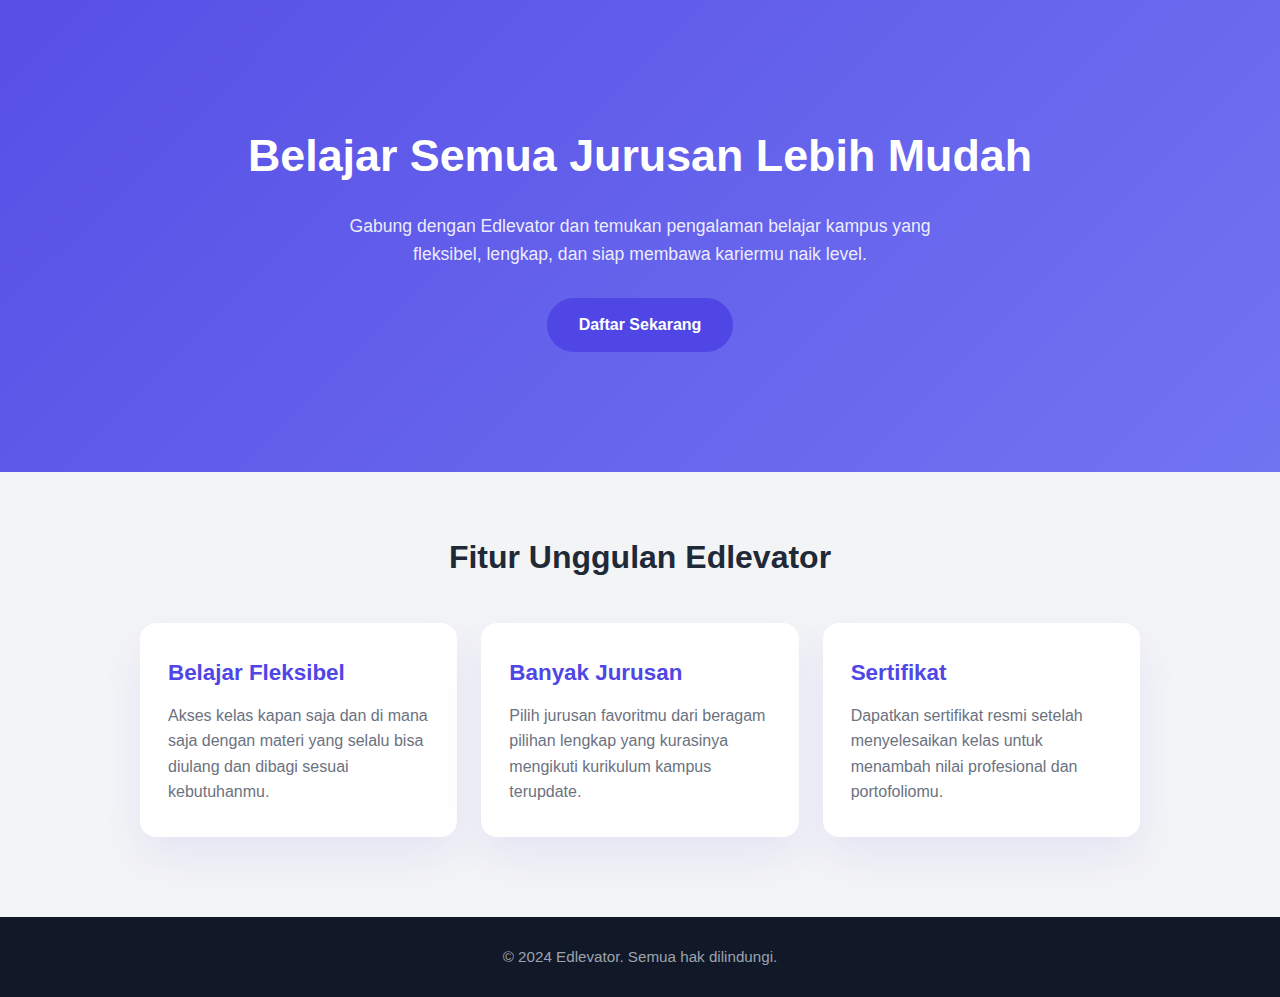
<file: index.html>
<!DOCTYPE html>
<html lang="id">
<head>
    <meta charset="UTF-8">
    <meta name="viewport" content="width=device-width, initial-scale=1.0">
    <title>Edlevator - Belajar Semua Jurusan Lebih Mudah</title>
    <style>
        :root {
            --primary: #4f46e5;
            --primary-dark: #4338ca;
            --text-dark: #1f2937;
            --text-light: #6b7280;
            --background: #f3f4f6;
            --card: #ffffff;
        }

        * {
            box-sizing: border-box;
            margin: 0;
            padding: 0;
        }

        body {
            font-family: 'Segoe UI', Tahoma, Geneva, Verdana, sans-serif;
            color: var(--text-dark);
            background-color: var(--background);
            line-height: 1.6;
        }

        header {
            background: linear-gradient(135deg, rgba(79, 70, 229, 0.95), rgba(99, 102, 241, 0.9)), url('https://images.unsplash.com/photo-1523580846011-d3a5bc25702b?auto=format&fit=crop&w=1600&q=80') center/cover;
            color: #fff;
            padding: 120px 20px;
            text-align: center;
        }

        header h1 {
            font-size: 2.8rem;
            margin-bottom: 20px;
        }

        header p {
            max-width: 600px;
            margin: 0 auto 30px;
            font-size: 1.1rem;
            color: rgba(255, 255, 255, 0.9);
        }

        .cta-button {
            display: inline-block;
            padding: 14px 32px;
            background-color: var(--primary);
            color: #fff;
            border-radius: 999px;
            text-decoration: none;
            font-weight: 600;
            transition: background-color 0.2s ease-in-out, transform 0.2s ease-in-out;
        }

        .cta-button:hover {
            background-color: var(--primary-dark);
            transform: translateY(-2px);
        }

        main {
            padding: 60px 20px 80px;
        }

        .features-section {
            max-width: 1000px;
            margin: 0 auto;
        }

        .section-title {
            text-align: center;
            font-size: 2rem;
            margin-bottom: 40px;
        }

        .features {
            display: grid;
            grid-template-columns: repeat(auto-fit, minmax(240px, 1fr));
            gap: 24px;
        }

        .feature-card {
            background-color: var(--card);
            border-radius: 16px;
            padding: 32px 28px;
            box-shadow: 0 20px 40px rgba(79, 70, 229, 0.08);
            transition: transform 0.2s ease, box-shadow 0.2s ease;
        }

        .feature-card:hover {
            transform: translateY(-6px);
            box-shadow: 0 24px 50px rgba(79, 70, 229, 0.12);
        }

        .feature-card h3 {
            font-size: 1.4rem;
            margin-bottom: 12px;
            color: var(--primary);
        }

        .feature-card p {
            color: var(--text-light);
        }

        footer {
            background-color: #111827;
            color: #9ca3af;
            text-align: center;
            padding: 28px 20px;
            font-size: 0.95rem;
        }

        @media (max-width: 600px) {
            header {
                padding: 100px 16px;
            }

            header h1 {
                font-size: 2.2rem;
            }

            .cta-button {
                width: 100%;
                max-width: 280px;
            }
        }
    </style>
</head>
<body>
    <header>
        <h1>Belajar Semua Jurusan Lebih Mudah</h1>
        <p>Gabung dengan Edlevator dan temukan pengalaman belajar kampus yang fleksibel, lengkap, dan siap membawa kariermu naik level.</p>
        <a class="cta-button" href="#daftar">Daftar Sekarang</a>
    </header>

    <main>
        <section class="features-section" id="daftar">
            <h2 class="section-title">Fitur Unggulan Edlevator</h2>
            <div class="features">
                <div class="feature-card">
                    <h3>Belajar Fleksibel</h3>
                    <p>Akses kelas kapan saja dan di mana saja dengan materi yang selalu bisa diulang dan dibagi sesuai kebutuhanmu.</p>
                </div>
                <div class="feature-card">
                    <h3>Banyak Jurusan</h3>
                    <p>Pilih jurusan favoritmu dari beragam pilihan lengkap yang kurasinya mengikuti kurikulum kampus terupdate.</p>
                </div>
                <div class="feature-card">
                    <h3>Sertifikat</h3>
                    <p>Dapatkan sertifikat resmi setelah menyelesaikan kelas untuk menambah nilai profesional dan portofoliomu.</p>
                </div>
            </div>
        </section>
    </main>

    <footer>
        &copy; 2024 Edlevator. Semua hak dilindungi.
    </footer>
</body>
</html>
</file>
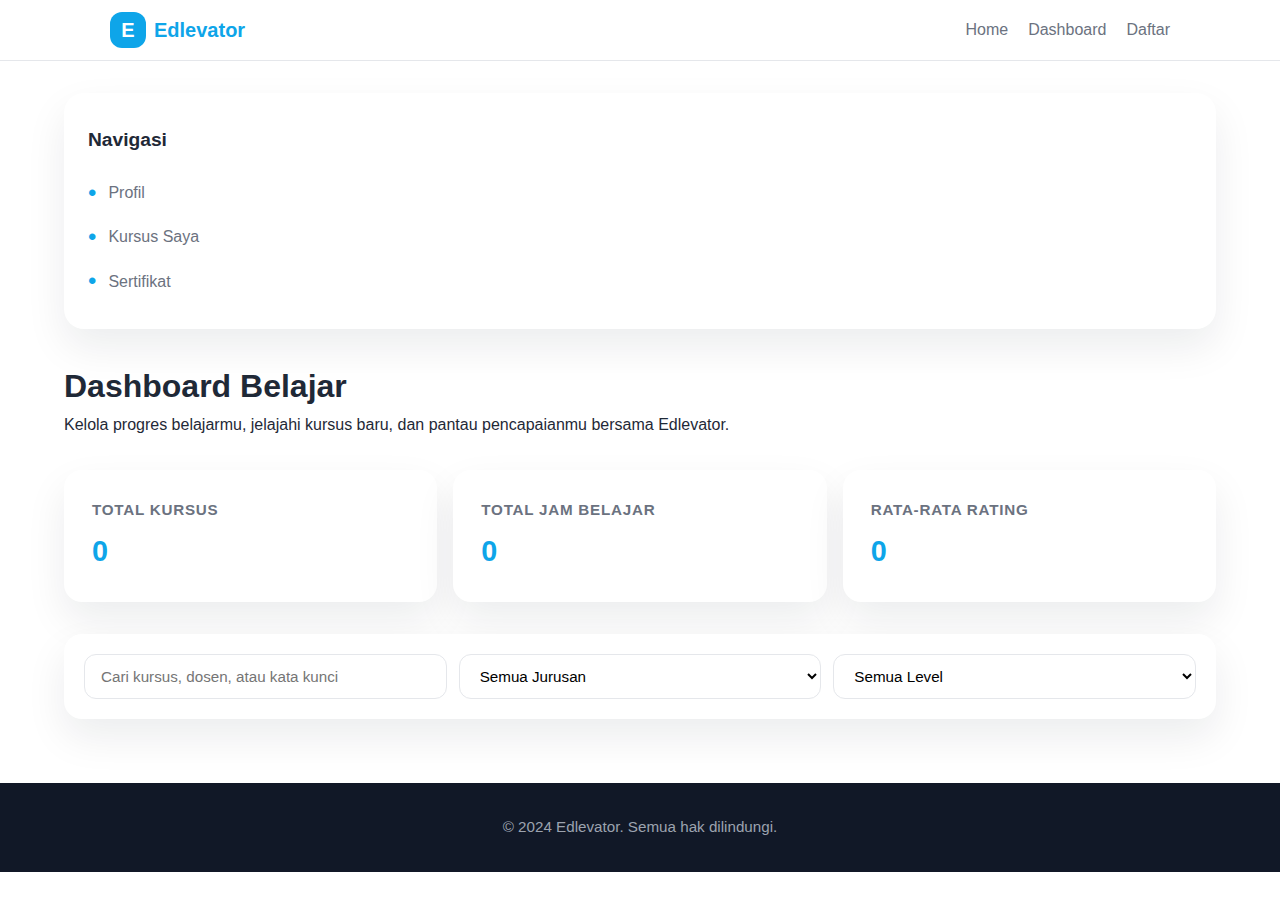
<file: dashboard.html>
<!DOCTYPE html>
<html lang="id">
<head>
    <meta charset="UTF-8">
    <meta name="viewport" content="width=device-width, initial-scale=1.0">
    <title>Dashboard Edlevator</title>
    <link rel="stylesheet" href="styles.css">
</head>
<body>
    <nav class="navbar">
        <div class="container">
            <a href="index.html" class="logo" aria-label="Beranda Edlevator">
                <span>E</span>
                Edlevator
            </a>
            <ul class="nav-links">
                <li><a href="index.html">Home</a></li>
                <li><a href="dashboard.html">Dashboard</a></li>
                <li><a href="daftar.html">Daftar</a></li>
            </ul>
        </div>
    </nav>

    <main class="dashboard">
        <aside class="sidebar" aria-label="Menu dashboard">
            <h2>Navigasi</h2>
            <ul>
                <li><a href="#profil">Profil</a></li>
                <li><a href="#kursus-saya">Kursus Saya</a></li>
                <li><a href="#sertifikat">Sertifikat</a></li>
            </ul>
        </aside>

        <section class="dashboard-content">
            <header>
                <h1>Dashboard Belajar</h1>
                <p>Kelola progres belajarmu, jelajahi kursus baru, dan pantau pencapaianmu bersama Edlevator.</p>
            </header>

            <div class="stats-grid" aria-label="Statistik ringkas">
                <article class="stat-card">
                    <h3>Total Kursus</h3>
                    <p id="stat-total-course">0</p>
                </article>
                <article class="stat-card">
                    <h3>Total Jam Belajar</h3>
                    <p id="stat-total-hours">0</p>
                </article>
                <article class="stat-card">
                    <h3>Rata-rata Rating</h3>
                    <p id="stat-average-rating">0</p>
                </article>
            </div>

            <div class="filters" aria-label="Filter pencarian kursus">
                <input type="search" id="search-input" placeholder="Cari kursus, dosen, atau kata kunci" aria-label="Cari kursus">
                <select id="category-filter" aria-label="Filter kategori">
                    <option value="">Semua Jurusan</option>
                    <option value="teknik informatika">Teknik Informatika</option>
                    <option value="manajemen bisnis">Manajemen Bisnis</option>
                    <option value="desain komunikasi visual">Desain Komunikasi Visual</option>
                    <option value="psikologi">Psikologi</option>
                </select>
                <select id="level-filter" aria-label="Filter level kursus">
                    <option value="">Semua Level</option>
                    <option value="pemula">Pemula</option>
                    <option value="menengah">Menengah</option>
                    <option value="lanjutan">Lanjutan</option>
                </select>
            </div>

            <div class="course-grid" id="course-list" aria-live="polite">
                <!-- Kartu kursus di-render melalui JavaScript -->
            </div>
        </section>
    </main>

    <footer>
        &copy; 2024 Edlevator. Semua hak dilindungi.
    </footer>
    <script src="script.js"></script>
</body>
</html>
</file>
<file: styles.css>
:root {
    --primary: #0ea5e9;
    --primary-dark: #0284c7;
    --secondary: #22c55e;
    --background: #ffffff;
    --card: #ffffff;
    --surface-subtle: #f8fafc;
    --text-dark: #1f2937;
    --text-light: #6b7280;
    --border: #e5e7eb;
    --shadow: 0 18px 40px rgba(15, 23, 42, 0.08);
    font-size: clamp(15px, 1.2vw + 12px, 16px);
}

* {
    margin: 0;
    padding: 0;
    box-sizing: border-box;
}

*[hidden] {
    display: none !important;
}

body {
    font-family: 'Segoe UI', Tahoma, Geneva, Verdana, sans-serif;
    color: var(--text-dark);
    background: var(--background);
    line-height: 1.6;
}

a {
    color: inherit;
    text-decoration: none;
}

a:hover {
    color: inherit;
}

img {
    max-width: 100%;
    display: block;
}

.navbar {
    background: var(--card);
    border-bottom: 1px solid var(--border);
    position: sticky;
    top: 0;
    z-index: 10;
}

.navbar .container {
    max-width: 1100px;
    margin: 0 auto;
    padding: 0.75rem 1.25rem;
    display: flex;
    align-items: center;
    justify-content: space-between;
    gap: 1.5rem;
    flex-wrap: wrap;
}

.logo {
    display: flex;
    align-items: center;
    gap: 0.5rem;
    font-weight: 700;
    font-size: 1.25rem;
    color: var(--primary);
}

.logo span {
    display: inline-flex;
    align-items: center;
    justify-content: center;
    width: 36px;
    height: 36px;
    border-radius: 12px;
    background: var(--primary);
    color: #fff;
    font-weight: 600;
}

.nav-links {
    display: flex;
    align-items: center;
    gap: 1.25rem;
    list-style: none;
    font-weight: 500;
    flex-wrap: wrap;
}

.nav-links a {
    color: var(--text-light);
    transition: color 0.2s ease;
}

.nav-links a[aria-current="page"] {
    color: var(--primary);
    font-weight: 600;
}

.nav-links a:hover,
.nav-links a:focus {
    color: var(--primary);
}

.nav-item-has-submenu {
    position: relative;
}

.nav-link-toggle {
    background: none;
    border: none;
    padding: 0;
    margin: 0;
    font: inherit;
    font-weight: 500;
    color: var(--text-light);
    cursor: pointer;
    display: inline-flex;
    align-items: center;
    gap: 0.35rem;
    line-height: 1.2;
    box-shadow: none;
    transition: color 0.2s ease;
}

.nav-link-toggle:hover,
.nav-link-toggle:focus {
    color: var(--primary);
    background: none;
    transform: none;
    box-shadow: none;
}

.nav-link-toggle:focus {
    outline: none;
}

.nav-link-toggle:focus-visible {
    outline: 3px solid rgba(14, 165, 233, 0.35);
    outline-offset: 3px;
}

.nav-link-icon {
    font-size: 0.75rem;
    transition: transform 0.2s ease;
}

.nav-item-has-submenu.open > .nav-link-toggle .nav-link-icon {
    transform: rotate(180deg);
}

.nav-item-has-submenu.current > .nav-link-toggle {
    color: var(--primary);
    font-weight: 600;
}

.nav-submenu {
    list-style: none;
    position: absolute;
    top: calc(100% + 0.75rem);
    left: 0;
    min-width: 200px;
    background: var(--card);
    border-radius: 16px;
    box-shadow: 0 18px 40px rgba(15, 23, 42, 0.12);
    padding: 0.75rem;
    display: grid;
    gap: 0.35rem;
    border: 1px solid var(--border);
    z-index: 15;
}

.nav-submenu a {
    display: block;
    color: var(--text-dark);
    font-weight: 500;
    padding: 0.35rem 0.25rem;
}

.nav-submenu a:hover,
.nav-submenu a:focus {
    color: var(--primary);
}

.btn,
button:not(.nav-link-toggle):not(.avatar-button) {
    display: inline-flex;
    align-items: center;
    justify-content: center;
    padding: clamp(0.6rem, 0.5vw + 0.6rem, 0.9rem) clamp(1.25rem, 1vw + 1.2rem, 1.75rem);
    border-radius: 999px;
    border: none;
    font-weight: 600;
    font-size: 0.95rem;
    background: var(--primary);
    color: #fff;
    cursor: pointer;
    transition: transform 0.2s ease, background 0.2s ease, box-shadow 0.2s ease;
}

.btn.secondary {
    background: var(--secondary);
}

.btn.tertiary {
    background: rgba(14, 165, 233, 0.12);
    color: var(--primary);
}

.btn.tertiary:hover,
.btn.tertiary:focus {
    background: rgba(14, 165, 233, 0.2);
    color: var(--primary);
}

.btn:not(.tertiary):hover,
button:not(.nav-link-toggle):not(.avatar-button):hover {
    background: var(--primary-dark);
    transform: translateY(-2px);
    box-shadow: 0 12px 24px rgba(14, 165, 233, 0.25);
}

.btn[disabled],
button[disabled]:not(.nav-link-toggle):not(.avatar-button),
.btn.is-disabled {
    background: rgba(14, 165, 233, 0.35);
    box-shadow: none;
    cursor: not-allowed;
    transform: none;
}

.btn:focus,
button:not(.nav-link-toggle):not(.avatar-button):focus {
    outline: 3px solid rgba(14, 165, 233, 0.3);
    outline-offset: 2px;
}

.hero {
    background: linear-gradient(135deg, rgba(14, 165, 233, 0.95), rgba(99, 102, 241, 0.9)),
        url('https://images.unsplash.com/photo-1523580846011-d3a5bc25702b?auto=format&fit=crop&w=1600&q=80')
        center/cover;
    color: #fff;
    text-align: center;
    padding: 120px 20px;
}

.hero h1 {
    font-size: clamp(2.2rem, 4vw, 3rem);
    margin-bottom: 1rem;
}

.hero p {
    max-width: 640px;
    margin: 0 auto 2rem;
    font-size: 1.1rem;
    color: rgba(255, 255, 255, 0.9);
}

.section {
    padding: 4.5rem 1.5rem;
}

.section .container {
    max-width: 1100px;
    margin: 0 auto;
}

.page-container {
    max-width: 1100px;
    margin: 0 auto;
    padding: 2rem 1.5rem 3rem;
    display: grid;
    gap: 2rem;
}

.page-header {
    display: grid;
    gap: 0.5rem;
}

.page-header h1 {
    font-size: clamp(1.75rem, 2vw + 1.2rem, 2.5rem);
}

.page-header p {
    color: var(--text-light);
    max-width: 640px;
}

.profile-page,
.courses-page,
.certificates-page {
    display: grid;
    gap: 2rem;
}

.profile-layout {
    display: grid;
    gap: 1.5rem;
    grid-template-columns: repeat(auto-fit, minmax(280px, 1fr));
    align-items: start;
}

.profile-column {
    display: grid;
    gap: 1.5rem;
}

.profile-column.wide {
    display: grid;
    gap: 1.5rem;
}

.quick-link-grid {
    display: grid;
    gap: 1.25rem;
    grid-template-columns: repeat(auto-fit, minmax(220px, 1fr));
}

.quick-link-card {
    padding: 1.5rem;
    border-radius: 18px;
    border: 1px solid rgba(14, 165, 233, 0.12);
    background: rgba(14, 165, 233, 0.05);
    display: grid;
    gap: 0.75rem;
    transition: transform 0.2s ease, box-shadow 0.2s ease;
}

.quick-link-card:hover,
.quick-link-card:focus-visible {
    transform: translateY(-4px);
    box-shadow: 0 18px 40px rgba(14, 165, 233, 0.15);
    outline: 3px solid rgba(14, 165, 233, 0.25);
    outline-offset: 4px;
}

.quick-link-icon {
    font-size: 1.75rem;
}

.quick-link-card h3 {
    font-size: 1.1rem;
    color: var(--text-dark);
}

.quick-link-card p {
    color: var(--text-light);
    font-size: 0.95rem;
}

.section-title {
    font-size: 2rem;
    text-align: center;
    margin-bottom: 3rem;
}

.features {
    display: grid;
    gap: 1.5rem;
    grid-template-columns: repeat(auto-fit, minmax(240px, 1fr));
}

.card {
    background: var(--card);
    border-radius: 18px;
    padding: 2.5rem 2rem;
    box-shadow: var(--shadow);
    transition: transform 0.2s ease, box-shadow 0.2s ease;
}

.card:hover {
    transform: translateY(-6px);
    box-shadow: 0 24px 50px rgba(14, 165, 233, 0.15);
}

.card h3 {
    color: var(--primary);
    margin-bottom: 0.75rem;
    font-size: 1.35rem;
}

.card p {
    color: var(--text-light);
}

footer {
    background: #111827;
    color: #9ca3af;
    text-align: center;
    padding: 2rem 1.5rem;
    font-size: 0.95rem;
}

.dashboard {
    display: grid;
    grid-template-columns: minmax(0, 1fr);
    gap: 2rem;
    padding: 2rem 1.5rem;
    max-width: 1200px;
    margin: 0 auto;
}

.sidebar {
    background: var(--card);
    border-radius: 20px;
    padding: 2rem 1.5rem;
    box-shadow: var(--shadow);
}

.sidebar h2 {
    font-size: 1.2rem;
    margin-bottom: 1.5rem;
}

.sidebar ul {
    list-style: none;
    display: grid;
    gap: 1rem;
}

.sidebar a {
    color: var(--text-light);
    font-weight: 500;
    display: inline-flex;
    align-items: center;
    gap: 0.75rem;
    transition: color 0.2s ease;
}

.sidebar a::before {
    content: '•';
    color: var(--primary);
    font-size: 1.5rem;
    line-height: 1;
}

.sidebar a:hover {
    color: var(--primary);
}

.dashboard-content {
    display: grid;
    gap: 2rem;
}

.dashboard-simple {
    padding: 2rem;
    background: var(--card);
    border-radius: 24px;
    box-shadow: var(--shadow);
}

.dashboard-simple .page-header {
    margin-bottom: 1rem;
}

.dashboard-cta {
    margin-top: 1rem;
}

.dashboard-cta-card {
    display: flex;
    flex-wrap: wrap;
    align-items: center;
    justify-content: space-between;
    gap: 1.25rem;
    padding: clamp(1.5rem, 1.2rem + 1vw, 2rem);
    border-radius: 20px;
    background: linear-gradient(135deg, rgba(14, 165, 233, 0.12), rgba(14, 165, 233, 0.05));
    border: 1px solid rgba(14, 165, 233, 0.18);
}

.dashboard-cta-card h2 {
    margin-bottom: 0.35rem;
    font-size: clamp(1.25rem, 1.1rem + 0.8vw, 1.65rem);
}

.dashboard-cta-card p {
    color: var(--text-light);
    max-width: 520px;
}

.stats-grid {
    display: grid;
    grid-template-columns: repeat(auto-fit, minmax(180px, 1fr));
    gap: 1rem;
}

.stat-card {
    background: var(--card);
    border-radius: 18px;
    padding: 1.75rem;
    box-shadow: var(--shadow);
}

.stat-card h3 {
    font-size: 0.95rem;
    color: var(--text-light);
    margin-bottom: 0.4rem;
    text-transform: uppercase;
    letter-spacing: 0.05em;
}

.stat-card p {
    font-size: 1.8rem;
    font-weight: 700;
    color: var(--primary);
}

.filters {
    display: flex;
    flex-wrap: wrap;
    gap: 0.75rem;
    background: var(--card);
    padding: 1.25rem;
    border-radius: 18px;
    box-shadow: var(--shadow);
}

.filters input,
.filters select {
    flex: 1 1 160px;
    padding: 0.75rem 1rem;
    border-radius: 12px;
    border: 1px solid var(--border);
    background: #fff;
    font-size: 0.95rem;
}

.filters-helper {
    color: var(--text-light);
    font-size: 0.95rem;
    margin-top: -0.25rem;
}

.filters-helper a {
    color: var(--primary);
    font-weight: 600;
}

.course-grid {
    display: grid;
    gap: 1.5rem;
}

.course-card {
    background: var(--card);
    border-radius: 20px;
    padding: clamp(1.25rem, 1vw + 1.1rem, 1.75rem);
    box-shadow: var(--shadow);
    display: grid;
    gap: 1rem;
}

.course-header {
    display: flex;
    flex-wrap: wrap;
    justify-content: space-between;
    gap: 0.75rem;
}

.course-meta {
    display: flex;
    flex-wrap: wrap;
    gap: 0.75rem;
    color: var(--text-light);
    font-size: 0.95rem;
}

.badge {
    display: inline-flex;
    align-items: center;
    padding: 0.4rem 0.75rem;
    border-radius: 999px;
    font-size: 0.8rem;
    font-weight: 600;
    background: rgba(14, 165, 233, 0.12);
    color: var(--primary);
    text-transform: capitalize;
}

.course-actions {
    display: flex;
    flex-wrap: wrap;
    gap: 0.75rem;
}

.nav-actions {
    display: flex;
    align-items: center;
    gap: 0.75rem;
    flex-wrap: wrap;
}

.nav-icon-button {
    display: inline-flex;
    flex-direction: column;
    align-items: center;
    justify-content: center;
    gap: 0.25rem;
    min-width: 44px;
    min-height: 44px;
    padding: 0.35rem 0.65rem;
    border-radius: 14px;
    border: 1px solid transparent;
    background: var(--surface-subtle);
    color: var(--text-dark);
    font-weight: 600;
    font-size: 0.8rem;
    line-height: 1.1;
    text-align: center;
    transition: background 0.2s ease, color 0.2s ease, transform 0.2s ease;
}

.nav-icon-button.primary {
    background: var(--primary);
    color: #fff;
}

.nav-icon-button.secondary {
    background: rgba(14, 165, 233, 0.14);
    color: var(--primary);
}

.nav-icon-button .nav-icon {
    font-size: 1.1rem;
    line-height: 1;
}

.nav-icon-button .nav-icon-label {
    font-size: 0.7rem;
    font-weight: 600;
    letter-spacing: 0.01em;
}

.nav-icon-button:focus-visible {
    outline: 3px solid rgba(14, 165, 233, 0.35);
    outline-offset: 2px;
}

@media (hover: hover) {
    .nav-icon-button:hover {
        transform: translateY(-1px);
        filter: brightness(0.98);
    }
}

.nav-auth-loading {
    display: flex;
    align-items: center;
    justify-content: center;
    width: 40px;
    height: 40px;
}

.avatar-placeholder {
    display: block;
    width: 40px;
    height: 40px;
    border-radius: 999px;
    background: linear-gradient(135deg, rgba(148, 163, 184, 0.35), rgba(226, 232, 240, 0.7));
    animation: avatarPlaceholderPulse 1.4s ease-in-out infinite;
}

@keyframes avatarPlaceholderPulse {
    0%,
    100% {
        opacity: 0.6;
    }
    50% {
        opacity: 1;
    }
}

.nav-end {
    display: flex;
    align-items: center;
    gap: 0.75rem;
    margin-left: auto;
}

.nav-toggle {
    display: none;
    align-items: center;
    justify-content: center;
    width: 44px;
    height: 44px;
    border-radius: 12px;
    border: 1px solid rgba(15, 23, 42, 0.08);
    background: #fff;
    color: var(--text-dark);
    padding: 0;
    box-shadow: 0 6px 18px rgba(15, 23, 42, 0.08);
    transition: background 0.2s ease, color 0.2s ease, border-color 0.2s ease,
        box-shadow 0.2s ease;
}

.nav-toggle:hover,
.nav-toggle:focus {
    color: var(--primary);
    background: rgba(14, 165, 233, 0.08);
    border-color: rgba(14, 165, 233, 0.25);
    box-shadow: 0 8px 22px rgba(14, 165, 233, 0.16);
}

.nav-toggle:focus-visible {
    outline: 3px solid rgba(14, 165, 233, 0.35);
    outline-offset: 3px;
}

.nav-toggle-icon,
.nav-toggle-icon::before,
.nav-toggle-icon::after {
    display: block;
    width: 20px;
    height: 2px;
    background: currentColor;
    border-radius: 999px;
    transition: transform 0.2s ease, opacity 0.2s ease;
}

.nav-toggle-icon::before,
.nav-toggle-icon::after {
    content: "";
}

.nav-toggle-icon::before {
    transform: translateY(-6px);
}

.nav-toggle-icon::after {
    transform: translateY(6px);
}

.navbar[data-mobile-open="true"] .nav-toggle-icon {
    background: transparent;
}

.navbar[data-mobile-open="true"] .nav-toggle-icon::before {
    transform: rotate(45deg);
}

.navbar[data-mobile-open="true"] .nav-toggle-icon::after {
    transform: rotate(-45deg);
}

.navbar[data-mobile-open="true"] .nav-toggle {
    color: var(--primary);
}

.nav-profile {
    position: relative;
}

.avatar-button {
    width: 40px;
    height: 40px;
    border-radius: 999px;
    background: #fff;
    border: 1px solid rgba(148, 163, 184, 0.5);
    padding: 0;
    color: inherit;
    box-shadow: none;
    transition: border-color 0.2s ease, box-shadow 0.2s ease;
    overflow: hidden;
    cursor: pointer;
}

.avatar-button:hover,
.avatar-button:focus {
    border-color: rgba(14, 165, 233, 0.45);
    box-shadow: 0 8px 18px rgba(14, 165, 233, 0.18);
}

.avatar-button:focus-visible {
    outline: 3px solid rgba(14, 165, 233, 0.4);
    outline-offset: 3px;
}

.avatar-visual {
    position: relative;
    display: grid;
    place-items: center;
    width: 100%;
    height: 100%;
    border-radius: inherit;
    background-color: #f1f5f9;
    color: #0f172a;
    font-weight: 600;
    font-size: 0.95rem;
    letter-spacing: 0.04em;
    text-transform: uppercase;
    overflow: hidden;
}

.avatar-visual > * {
    grid-area: 1 / 1;
}

.avatar-visual img {
    width: 100%;
    height: 100%;
    object-fit: cover;
    border-radius: inherit;
    display: block;
}

.avatar-initials {
    pointer-events: none;
    transition: opacity 0.2s ease;
}

.avatar-visual.has-image {
    background-color: #e2e8f0;
}

.avatar-visual.has-image .avatar-initials {
    opacity: 0;
}

.nav-dropdown {
    position: absolute;
    top: calc(100% + 0.5rem);
    right: 0;
    min-width: 200px;
    background: var(--card);
    border-radius: 16px;
    box-shadow: 0 18px 40px rgba(15, 23, 42, 0.12);
    padding: 1rem;
    display: grid;
    gap: 0.5rem;
    border: 1px solid var(--border);
    z-index: 20;
}

.nav-user-name {
    font-weight: 600;
    color: var(--text-dark);
}

.nav-dropdown a,
.nav-dropdown button {
    text-align: left;
    font-weight: 500;
    font-size: 0.95rem;
    background: none;
    border: none;
    padding: 0.45rem 0;
    color: var(--text-dark);
    cursor: pointer;
    border-radius: 0;
}

.nav-dropdown a:hover,
.nav-dropdown button:hover {
    color: var(--primary);
}

.dropdown-logout {
    display: inline-flex;
    align-items: center;
    gap: 0.5rem;
}

.sr-only {
    position: absolute;
    width: 1px;
    height: 1px;
    padding: 0;
    margin: -1px;
    overflow: hidden;
    clip: rect(0, 0, 0, 0);
    border: 0;
}

.btn.small {
    padding: 0.5rem 1.25rem;
    font-size: 0.85rem;
}

.btn.large {
    padding: clamp(0.9rem, 0.7vw + 0.95rem, 1.15rem) clamp(1.75rem, 1.4vw + 1.85rem, 2.6rem);
    font-size: 1.05rem;
}

.form-feedback {
    margin-top: 1rem;
    text-align: center;
    color: var(--text-light);
    min-height: 1.5rem;
}

.form-feedback.error {
    color: #dc2626;
}

.form-feedback.success {
    color: var(--secondary);
}

.empty-state {
    color: var(--text-light);
    text-align: center;
}

.admin-panel {
    display: grid;
    gap: 2rem;
}

.dashboard-section {
    background: var(--card);
    border-radius: 18px;
    padding: 2rem;
    box-shadow: var(--shadow);
}

.section-header {
    display: grid;
    gap: 0.75rem;
    margin-bottom: 1.75rem;
}

.section-header p {
    color: var(--text-light);
}

.profile-grid {
    display: grid;
    gap: 1.5rem;
    grid-template-columns: repeat(auto-fit, minmax(280px, 1fr));
}

.profile-card {
    display: grid;
    gap: 1rem;
    padding: 1.5rem;
    border-radius: 16px;
    background: rgba(14, 165, 233, 0.04);
    border: 1px solid rgba(14, 165, 233, 0.08);
}

.profile-card h3 {
    font-size: 1.1rem;
}

.profile-helper {
    color: var(--text-light);
    font-size: 0.95rem;
}

.avatar-preview {
    width: clamp(96px, 12vw + 60px, 120px);
    height: clamp(96px, 12vw + 60px, 120px);
    border-radius: 50%;
    aspect-ratio: 1 / 1;
    background: linear-gradient(135deg, #f8fafc, #e2e8f0);
    position: relative;
    display: grid;
    place-items: center;
    color: var(--text-dark);
    font-weight: 600;
    font-size: 1.5rem;
    overflow: hidden;
    background-size: cover;
    background-position: center;
    background-repeat: no-repeat;
    border: 4px solid #fff;
    box-shadow: 0 10px 26px rgba(15, 23, 42, 0.16);
    margin-inline: auto;
}

.avatar-preview > * {
    grid-area: 1 / 1;
}

.avatar-preview.has-image {
    background-color: #fff;
}

.avatar-preview.has-image .avatar-initials {
    opacity: 0;
}

.avatar-preview .avatar-image {
    z-index: 2;
}

.nav-profile .avatar-button {
    position: relative;
    display: inline-flex;
    align-items: center;
    justify-content: center;
}

.avatar-image {
    position: absolute;
    inset: 0;
    width: 100%;
    height: 100%;
    object-fit: cover;
    object-position: center;
    border-radius: inherit;
    display: block;
    pointer-events: none;
}

.file-input {
    display: grid;
    gap: 0.5rem;
    font-weight: 600;
    cursor: pointer;
}

.file-input span {
    color: var(--primary);
}

.file-input input[type="file"] {
    display: none;
}

.inline-inputs {
    display: grid;
    gap: 1rem;
    grid-template-columns: repeat(auto-fit, minmax(200px, 1fr));
}

.profile-card textarea {
    padding: 0.85rem 1rem;
    border-radius: 12px;
    border: 1px solid var(--border);
    font-size: 1rem;
    resize: vertical;
}

.profile-card textarea:focus {
    outline: 3px solid rgba(14, 165, 233, 0.2);
}

.form-actions {
    display: flex;
    justify-content: flex-start;
    gap: 0.75rem;
    flex-wrap: wrap;
}

.section-subtitle {
    color: var(--text-light);
    margin-bottom: 1.5rem;
}

.certificate-grid {
    display: grid;
    gap: 1.25rem;
}

.certificate-card {
    padding: clamp(1.25rem, 1vw + 1rem, 1.5rem);
    border-radius: 16px;
    border: 1px solid rgba(14, 165, 233, 0.08);
    background: rgba(14, 165, 233, 0.04);
    display: grid;
    gap: 1rem;
}

.certificate-header {
    display: flex;
    align-items: center;
    justify-content: space-between;
    gap: 1rem;
    flex-wrap: wrap;
}

.certificate-meta {
    color: var(--text-light);
    font-size: 0.95rem;
}

.certificate-actions {
    display: flex;
    gap: 0.75rem;
    flex-wrap: wrap;
}

.admin-message {
    margin: 0;
    padding: 1rem 1.25rem;
    border-radius: 12px;
    background: rgba(14, 165, 233, 0.08);
    color: var(--text-dark);
}

.admin-layout {
    display: grid;
    grid-template-columns: minmax(0, 260px) minmax(0, 1fr);
    gap: 2.5rem;
    align-items: flex-start;
}

.admin-sidebar {
    background: var(--card);
    border-radius: 20px;
    padding: 1.75rem;
    box-shadow: var(--shadow);
    position: sticky;
    top: 6.5rem;
    display: grid;
    gap: 1.5rem;
    max-height: calc(100vh - 7rem);
    overflow-y: auto;
}

.admin-sidebar__header {
    display: flex;
    align-items: center;
    justify-content: space-between;
    gap: 1rem;
}

.admin-sidebar__header h2 {
    margin: 0;
    font-size: 1.1rem;
}

.admin-sidebar-close {
    display: none;
    align-items: center;
    justify-content: center;
    width: 36px;
    height: 36px;
    border-radius: 50%;
    border: none;
    background: rgba(14, 165, 233, 0.12);
    color: var(--primary);
    font-size: 1.35rem;
    line-height: 1;
    cursor: pointer;
}

.admin-sidebar__nav ul {
    list-style: none;
    display: grid;
    gap: 0.75rem;
}

.admin-sidebar__nav a {
    display: block;
    padding: 0.4rem 0;
    color: var(--text-light);
    font-weight: 600;
    transition: color 0.2s ease;
}

.admin-sidebar__nav a:hover,
.admin-sidebar__nav a:focus-visible {
    color: var(--primary);
}

.admin-sidebar__helper {
    margin: 0;
    color: var(--text-light);
    font-size: 0.95rem;
    line-height: 1.5;
}

.admin-sidebar-toggle {
    display: none;
    align-items: center;
    gap: 0.6rem;
    font-weight: 600;
    border: 1px solid var(--border);
    border-radius: 14px;
    padding: 0.65rem 1rem;
    background: var(--card);
    color: var(--text-dark);
    box-shadow: var(--shadow);
    cursor: pointer;
}

.admin-sidebar-toggle-icon {
    position: relative;
    width: 18px;
    height: 2px;
    background: var(--text-dark);
    border-radius: 999px;
}

.admin-sidebar-toggle-icon::before,
.admin-sidebar-toggle-icon::after {
    content: "";
    position: absolute;
    left: 0;
    width: 18px;
    height: 2px;
    background: inherit;
    border-radius: 999px;
}

.admin-sidebar-toggle-icon::before {
    top: -6px;
}

.admin-sidebar-toggle-icon::after {
    top: 6px;
}

.admin-sidebar-backdrop {
    display: none;
}

.admin-main {
    display: grid;
    gap: 2rem;
    min-width: 0;
}

.admin-filters {
    display: flex;
    flex-wrap: wrap;
    gap: 1rem;
    margin-bottom: 1rem;
}

.admin-filters .form-group {
    flex: 1 1 220px;
}

.admin-section {
    display: grid;
    gap: 1rem;
}

.admin-section h2 {
    margin-bottom: 1rem;
}

.table-responsive {
    overflow-x: auto;
    background: var(--card);
    border-radius: 16px;
    box-shadow: var(--shadow);
}

.table-responsive table {
    width: 100%;
    border-collapse: collapse;
}

.table-responsive th,
.table-responsive td {
    padding: 1rem;
    border-bottom: 1px solid var(--border);
    text-align: left;
}

.table-responsive th {
    background: rgba(14, 165, 233, 0.08);
    font-weight: 600;
    text-transform: uppercase;
    font-size: 0.75rem;
    letter-spacing: 0.05em;
    color: var(--text-light);
}

.table-responsive tbody tr:last-child td {
    border-bottom: none;
}

.admin-action-button {
    gap: 0.35rem;
    min-width: 0;
}

.enrollment-card {
    border-left: 4px solid var(--primary);
}

.form-section {
    max-width: 520px;
    margin: 3rem auto;
    background: var(--card);
    padding: 2.5rem;
    border-radius: 20px;
    box-shadow: var(--shadow);
}

.form-section h1 {
    text-align: center;
    margin-bottom: 1.5rem;
}

.form-group {
    display: grid;
    gap: 0.5rem;
    margin-bottom: 1.25rem;
}

.form-group label {
    font-weight: 600;
    color: var(--text-dark);
}

.form-group input,
.form-group select {
    padding: 0.85rem 1rem;
    border-radius: 12px;
    border: 1px solid var(--border);
    font-size: 1rem;
    background: #fff;
}

.form-group input:focus,
.form-group select:focus {
    outline: 3px solid rgba(14, 165, 233, 0.2);
}

.explore-hero {
    background: #fff;
    padding: 4.5rem 1.5rem 3.5rem;
}

.explore-hero__container {
    max-width: 72rem;
    margin: 0 auto;
    display: grid;
    gap: 2rem;
    justify-items: center;
    text-align: center;
}

.explore-hero__illustration {
    width: min(420px, 80vw);
}

.explore-hero__illustration svg {
    width: 100%;
    height: auto;
}

.explore-hero__content h1 {
    font-size: clamp(2.25rem, 2.8vw + 1.5rem, 3.25rem);
    font-weight: 700;
    color: #111827;
    margin: 0;
}

.explore-hero__content p {
    max-width: 700px;
    color: #4b5563;
    font-size: clamp(1rem, 0.6vw + 0.95rem, 1.2rem);
    margin: 0 auto;
    display: -webkit-box;
    -webkit-line-clamp: 1;
    -webkit-box-orient: vertical;
    overflow: hidden;
    text-overflow: ellipsis;
}

@media (min-width: 768px) {
    .explore-hero__container {
        gap: 2.5rem;
    }
}

.explore-tabs {
    display: inline-flex;
    background: rgba(148, 163, 184, 0.25);
    border-radius: 999px;
    padding: 0.5rem;
    gap: 0.6rem;
    flex-wrap: wrap;
    justify-content: center;
}

.explore-tab {
    border: none;
    background: transparent;
    color: #4b5563;
    padding: 0.6rem 1.5rem;
    border-radius: 999px;
    font-weight: 600;
    cursor: pointer;
    transition: background 0.2s ease, color 0.2s ease, box-shadow 0.2s ease;
}

.explore-tab.is-active {
    background: var(--primary);
    color: #fff;
    box-shadow: 0 12px 30px rgba(14, 165, 233, 0.25);
}

.explore-tab:focus-visible {
    outline: 3px solid rgba(14, 165, 233, 0.35);
    outline-offset: 3px;
}

.explore-section {
    padding: 4rem 1.5rem 5rem;
    background: #fff;
}

.explore-section__container {
    max-width: 80rem;
    margin: 0 auto;
    display: grid;
    gap: 2.5rem;
    padding: 0 0.5rem;
}

.subcat-hero {
    background: linear-gradient(135deg, rgba(14, 165, 233, 0.1), rgba(59, 130, 246, 0.08));
    padding: 4rem 1.5rem 3rem;
}

.subcat-hero__content {
    max-width: 80rem;
    margin: 0 auto;
    display: grid;
    gap: 1.75rem;
}

.breadcrumb ol {
    list-style: none;
    display: flex;
    flex-wrap: wrap;
    gap: 0.75rem;
    padding: 0;
    margin: 0;
    color: #0f172a;
    font-weight: 600;
}

.breadcrumb li {
    display: flex;
    align-items: center;
    gap: 0.75rem;
    font-size: 0.95rem;
}

.breadcrumb li + li::before {
    content: "›";
    color: #38bdf8;
    font-size: 1rem;
}

.breadcrumb a {
    color: #0284c7;
    text-decoration: none;
}

.breadcrumb a:hover,
.breadcrumb a:focus-visible {
    text-decoration: underline;
}

.subcat-hero__header {
    display: grid;
    gap: 1rem;
}

.subcat-hero__header h1 {
    font-size: clamp(1.85rem, 2vw + 1.25rem, 2.6rem);
    color: #0f172a;
    margin: 0;
}

.subcat-hero__header p {
    font-size: 1.05rem;
    color: #1e3a8a;
    max-width: 48rem;
    margin: 0;
}

.subcat-hero__header p[hidden] {
    display: none;
}

.subcat-hero__actions {
    display: flex;
    flex-wrap: wrap;
    gap: 1rem;
}

.subcat-section {
    padding: 4rem 1.5rem 5rem;
    background: #fff;
}

.subcat-section__layout {
    max-width: 80rem;
    margin: 0 auto;
    display: grid;
    gap: 2.5rem;
}

.subcat-section__content {
    display: grid;
    gap: 2rem;
}

.subcat-section__header {
    display: grid;
    gap: 0.75rem;
}

.subcat-section__header h2 {
    font-size: clamp(1.5rem, 1.1vw + 1.3rem, 2.1rem);
    color: #0f172a;
    margin: 0;
}

.empty-state {
    padding: 2rem;
    border-radius: 1.25rem;
    border: 1px dashed rgba(148, 163, 184, 0.5);
    color: #475569;
    background: #f8fafc;
    text-align: center;
}

.explore-section-header {
    display: grid;
    gap: 1.5rem;
    text-align: center;
    justify-items: center;
}

.explore-sub-illustration {
    justify-self: center;
    width: min(32rem, 100%);
    padding: 1.5rem;
    border-radius: 1.75rem;
    background: linear-gradient(135deg, rgba(14, 165, 233, 0.12), rgba(59, 130, 246, 0.08));
    box-shadow: inset 0 0 0 1px rgba(59, 130, 246, 0.15);
    display: grid;
    gap: 1rem;
}

.explore-sub-illustration__canvas {
    width: 100%;
    display: flex;
    align-items: center;
    justify-content: center;
}

.explore-sub-illustration svg {
    width: 100%;
    height: auto;
}

.explore-sub-illustration figcaption {
    text-align: center;
    font-size: 0.9rem;
    color: #1e3a8a;
    font-weight: 600;
}

.explore-section-header h2 {
    font-size: clamp(1.5rem, 1.2vw + 1.25rem, 2.1rem);
    color: #111827;
}

.explore-section-subtitle {
    max-width: 620px;
    color: #4b5563;
}

.program-grid {
    display: grid;
    gap: clamp(0.85rem, 2vw, 1.35rem);
    grid-template-columns: repeat(1, minmax(0, 1fr));
    align-items: stretch;
    justify-items: stretch;
}

#explore-programs {
    grid-template-columns: repeat(2, minmax(140px, 1fr));
    gap: clamp(0.75rem, 3vw, 1.25rem);
}

#subcategory-programs {
    grid-template-columns: repeat(2, minmax(0, 1fr));
    gap: clamp(0.9rem, 2.5vw, 1.4rem);
}

@media (max-width: 600px) {
    #subcategory-programs {
        grid-template-columns: repeat(2, minmax(0, 1fr));
        gap: clamp(0.75rem, 4vw, 1.1rem);
    }

    #subcategory-programs .program-card {
        padding: clamp(1rem, 4vw, 1.3rem);
    }

    #subcategory-programs .program-card__content {
        align-items: center;
        text-align: center;
    }

    #subcategory-programs .program-card__title,
    #subcategory-programs .program-card__subtitle {
        text-align: center;
    }
}

@media (max-width: 420px) {
    #explore-programs {
        grid-template-columns: repeat(2, minmax(120px, 1fr));
    }
}

@media (min-width: 640px) {
    #explore-programs {
        grid-template-columns: repeat(3, minmax(0, 1fr));
    }

    #subcategory-programs {
        gap: clamp(1rem, 2.5vw, 1.5rem);
    }
}

@media (min-width: 768px) {
    #subcategory-programs {
        grid-template-columns: repeat(3, minmax(0, 1fr));
    }
}

@media (min-width: 1024px) {
    #explore-programs {
        grid-template-columns: repeat(4, minmax(0, 1fr));
        gap: clamp(1rem, 2.5vw, 1.5rem);
    }

    #subcategory-programs {
        grid-template-columns: repeat(3, minmax(0, 1fr));
    }
}

@media (min-width: 1280px) {
    #subcategory-programs {
        grid-template-columns: repeat(4, minmax(0, 1fr));
    }
}

.program-card {
    display: flex;
    flex-direction: column;
    align-items: stretch;
    justify-content: flex-start;
    height: 100%;
    padding: 1.35rem 1.5rem;
    border-radius: 1.25rem;
    border: 1px solid #e5e7eb;
    background: #fff;
    box-shadow: 0 8px 24px rgba(15, 23, 42, 0.08);
    text-decoration: none;
    color: inherit;
    text-align: left;
    transition: transform 0.2s ease, box-shadow 0.2s ease, border-color 0.2s ease;
}

#explore-programs .program-card {
    display: grid;
    place-items: center;
    padding: clamp(0.75rem, 2.75vw, 1.2rem);
    border-radius: 1rem;
    aspect-ratio: 1 / 1;
    text-align: center;
}

button.program-card {
    appearance: none;
    -webkit-appearance: none;
    cursor: pointer;
}

.program-card:hover,
.program-card:focus-visible {
    transform: translateY(-4px);
    border-color: rgba(14, 165, 233, 0.35);
    box-shadow: 0 16px 32px rgba(14, 165, 233, 0.18);
}

.program-card:focus-visible {
    outline: 3px solid rgba(14, 165, 233, 0.45);
    outline-offset: 4px;
}

.program-card__content {
    display: flex;
    flex-direction: column;
    align-items: flex-start;
    justify-content: flex-start;
    gap: 0.85rem;
    width: 100%;
    flex: 1 1 auto;
    text-align: left;
}

#explore-programs .program-card__content {
    align-items: center;
    justify-content: center;
    gap: 0.6rem;
    max-width: 8.5rem;
    margin-inline: auto;
    text-align: center;
}

.program-card__token {
    display: inline-flex;
    align-items: center;
    justify-content: center;
    width: 52px;
    height: 52px;
    border-radius: 18px;
    background: linear-gradient(135deg, rgba(125, 211, 252, 0.35), rgba(14, 165, 233, 0.25));
    font-size: 1.35rem;
    line-height: 1;
}

#explore-programs .program-card__token,
#explore-programs .program-card__icon {
    width: 44px;
    height: 44px;
    border-radius: 14px;
    font-size: 1.1rem;
}

#explore-programs .program-card__icon {
    padding: 4px;
}

.program-card__icon {
    display: inline-flex;
    align-items: center;
    justify-content: center;
    width: 56px;
    height: 56px;
    border-radius: 16px;
    background: linear-gradient(135deg, rgba(148, 163, 184, 0.15), rgba(226, 232, 240, 0.4));
    box-shadow: inset 0 2px 4px rgba(15, 23, 42, 0.12);
    padding: 6px;
    overflow: hidden;
}

.program-card__icon img {
    width: 100%;
    height: 100%;
    object-fit: contain;
    filter: drop-shadow(0 2px 4px rgba(15, 23, 42, 0.2));
}

.program-card__title {
    font-size: clamp(0.95rem, 1vw + 0.8rem, 1.15rem);
    font-weight: 600;
    color: #0f172a;
    line-height: 1.4;
    max-width: 100%;
    word-break: break-word;
    margin: 0;
    text-align: left;
}

#explore-programs .program-card__title {
    font-size: clamp(0.85rem, 2vw + 0.6rem, 1rem);
    text-align: center;
}

.program-card__subtitle {
    font-size: 0.9rem;
    color: #475569;
    line-height: 1.45;
    margin: 0;
    text-align: left;
}

#explore-programs .program-card__subtitle {
    text-align: center;
}

.program-card__cta {
    display: inline-flex;
    align-items: center;
    gap: 0.45rem;
    font-size: 0.9rem;
    font-weight: 600;
    color: #0284c7;
}

.program-card__cta svg {
    width: 1.1rem;
    height: 1.1rem;
}

.program-card[data-track="ipa"] {
    background: #ffffff;
    box-shadow: 0 6px 18px rgba(15, 23, 42, 0.06);
}

.program-card[data-track="ipa"] .program-card__icon {
    background: rgba(226, 232, 240, 0.6);
    box-shadow: none;
}



.semester-list {
    display: grid;
    gap: 1rem;
}

.semester-item {
    border-radius: 14px;
    border: 1px solid rgba(14, 165, 233, 0.16);
    background: var(--card);
    padding: 1rem 1.25rem;
}

.semester-item summary {
    display: flex;
    flex-direction: column;
    gap: 0.35rem;
    cursor: pointer;
    font-weight: 600;
    color: var(--primary);
    list-style: none;
}

.semester-item summary:focus-visible {
    outline: 2px solid var(--secondary);
    border-radius: 8px;
    outline-offset: 4px;
}

.semester-item summary::-webkit-details-marker {
    display: none;
}

.semester-item[open] summary {
    margin-bottom: 0.75rem;
}

.semester-label {
    font-size: 1rem;
}

.semester-overview {
    font-size: 0.9rem;
    font-weight: 400;
    color: var(--text-light);
}

.semester-section {
    display: grid;
    gap: 0.5rem;
    color: var(--text-light);
}

.semester-section h6 {
    margin: 0;
    font-size: 0.9rem;
    font-weight: 600;
    color: var(--primary);
}

.semester-courses {
    margin: 0;
    padding-left: 1.25rem;
    display: grid;
    gap: 0.35rem;
}

.semester-video .responsive-video {
    margin-top: 0.25rem;
}

.responsive-video {
    position: relative;
    width: 100%;
    padding-bottom: 56.25%;
    background: #000;
    border-radius: 12px;
    overflow: hidden;
}

.responsive-video iframe {
    position: absolute;
    inset: 0;
    width: 100%;
    height: 100%;
    border: 0;
}

.responsive-video video {
    position: absolute;
    inset: 0;
    width: 100%;
    height: 100%;
    object-fit: cover;
}

.chip {
    display: inline-flex;
    padding: 0.45rem 0.9rem;
    border-radius: 999px;
    background: rgba(14, 165, 233, 0.12);
    color: var(--primary);
    font-weight: 600;
    font-size: 0.85rem;
}

.program-detail-hero {
    background: linear-gradient(135deg, rgba(14, 165, 233, 0.12), rgba(14, 165, 233, 0.12));
    padding: 4rem 0 3rem;
    color: var(--text-dark);
}

.program-detail-hero__content {
    display: grid;
    gap: 2rem;
}

.program-detail-hero__badge {
    display: inline-flex;
    align-items: center;
    padding: 0.5rem 1rem;
    border-radius: 999px;
    background: rgba(14, 165, 233, 0.1);
    color: var(--primary);
    font-weight: 600;
    width: fit-content;
    text-transform: uppercase;
    letter-spacing: 0.04em;
    font-size: 0.85rem;
}

.program-detail-hero__heading {
    display: grid;
    gap: 1.5rem;
    align-items: center;
    grid-template-columns: minmax(0, 120px) minmax(0, 1fr);
}

.program-detail-icon {
    width: 100px;
    height: 100px;
    border-radius: 24px;
    background: linear-gradient(135deg, rgba(249, 115, 22, 0.16), rgba(249, 115, 22, 0.08));
    display: grid;
    place-items: center;
}

.program-detail-icon svg {
    width: 64px;
    height: 64px;
}

.program-detail-hero__heading h1 {
    margin-bottom: 0.75rem;
}

.program-detail-hero__actions {
    margin-top: 1.5rem;
    display: flex;
    gap: 1rem;
    flex-wrap: wrap;
}

.program-detail-hero__actions .btn {
    min-width: 220px;
    justify-content: center;
}

.program-detail-hero__highlights {
    display: grid;
    gap: 0.75rem;
    margin: 0;
    padding: 1.5rem;
    border-radius: 20px;
    background: #fff;
    box-shadow: 0 20px 45px -30px rgba(15, 23, 42, 0.45);
    list-style: none;
}

.program-detail-hero__highlights li {
    display: flex;
    align-items: flex-start;
    gap: 0.75rem;
    font-weight: 500;
    color: var(--text-dark);
}

.program-detail-hero__highlights li::before {
    content: "";
    width: 10px;
    height: 10px;
    margin-top: 0.45rem;
    border-radius: 999px;
    background: var(--primary);
}

.program-detail-intro {
    padding: 3.5rem 0;
}

.program-detail-grid {
    display: grid;
    gap: 2rem;
    grid-template-columns: repeat(auto-fit, minmax(280px, 1fr));
    align-items: start;
}

.program-overview-list {
    margin: 1.5rem 0 0;
    padding-left: 1.25rem;
    display: grid;
    gap: 0.75rem;
}

.program-video-card {
    display: grid;
    gap: 1rem;
}

.program-video-card h2 {
    margin: 0;
}

.program-video-caption {
    margin: 0;
    color: var(--text-light);
    font-size: 0.95rem;
}

.responsive-video--player {
    box-shadow: 0 25px 50px -20px rgba(15, 23, 42, 0.45);
}

.program-curriculum {
    padding: 3.5rem 0;
    background: var(--surface-subtle);
}

.program-curriculum__header {
    display: grid;
    gap: 0.75rem;
    margin-bottom: 2rem;
    text-align: center;
    max-width: 680px;
    margin-left: auto;
    margin-right: auto;
}

.program-semester-list {
    max-width: 760px;
    margin: 0 auto;
}

.program-detail-cta {
    padding: 3.5rem 0;
}

.program-detail-cta__content {
    display: grid;
    gap: 1.5rem;
    align-items: center;
    background: linear-gradient(135deg, rgba(14, 165, 233, 0.1), rgba(236, 72, 153, 0.1));
    border-radius: 24px;
    padding: 2.5rem;
}

.program-detail-cta__content h2 {
    margin-bottom: 0.75rem;
}

.program-detail-cta__actions {
    display: flex;
    flex-wrap: wrap;
    gap: 1rem;
}

.program-detail-cta__actions .btn {
    min-width: 160px;
}

@media (max-width: 768px) {
    .program-detail-hero {
        padding: 3rem 0 2.5rem;
    }

    .program-detail-hero__heading {
        grid-template-columns: 1fr;
        text-align: left;
    }

    .program-detail-icon {
        width: 88px;
        height: 88px;
    }

    .program-detail-hero__highlights {
        padding: 1.25rem;
    }

    .program-detail-cta__content {
        padding: 2rem;
    }
}

.explore-cta {
    padding: 4rem 1.5rem;
    background: linear-gradient(120deg, rgba(14, 165, 233, 0.12), rgba(96, 165, 250, 0.12));
}

.explore-cta-content {
    max-width: 1100px;
    margin: 0 auto;
    display: flex;
    align-items: center;
    justify-content: space-between;
    gap: 2rem;
}

.explore-cta-actions {
    display: flex;
    gap: 1rem;
    flex-wrap: wrap;
}

.thankyou {
    max-width: 520px;
    margin: 5rem auto;
    background: var(--card);
    text-align: center;
    padding: 3rem 2.5rem;
    border-radius: 20px;
    box-shadow: var(--shadow);
}

.thankyou-icon {
    font-size: 3.5rem;
    margin-bottom: 1rem;
}

.thankyou h1 {
    margin-bottom: 1rem;
    font-size: 2rem;
}

.thankyou p {
    color: var(--text-light);
    margin-bottom: 2rem;
}

.thankyou-actions {
    display: flex;
    gap: 1rem;
    justify-content: center;
    flex-wrap: wrap;
}

.thankyou-actions .btn {
    min-width: 160px;
}

@media (min-width: 900px) {
    .profile-layout {
        grid-template-columns: minmax(0, 320px) minmax(0, 1fr);
    }

    .profile-column.wide {
        grid-column: 2 / 3;
    }
}

@media (max-width: 900px) {
    .sidebar {
        position: static;
    }
}

@media (max-width: 960px) {
    .admin-layout {
        grid-template-columns: minmax(0, 1fr);
        gap: 1.75rem;
    }

    .admin-sidebar-toggle {
        display: inline-flex;
    }

    .admin-sidebar {
        position: fixed;
        inset: 0 auto 0 0;
        width: min(320px, 85vw);
        max-width: 320px;
        height: 100vh;
        max-height: none;
        border-radius: 0;
        transform: translateX(-100%);
        transition: transform 0.3s ease, opacity 0.3s ease;
        box-shadow: 0 24px 45px rgba(15, 23, 42, 0.25);
        padding: 2.5rem 2rem;
        z-index: 30;
        -webkit-overflow-scrolling: touch;
    }

    .admin-layout[data-sidebar-open="true"] .admin-sidebar {
        transform: translateX(0);
    }

    .admin-sidebar__header {
        margin-bottom: 0.5rem;
    }

    .admin-sidebar-close {
        display: inline-flex;
    }

    .admin-sidebar__nav a {
        font-size: 1rem;
    }

    .admin-sidebar-backdrop {
        display: block;
        position: fixed;
        inset: 0;
        background: rgba(15, 23, 42, 0.45);
        opacity: 0;
        transition: opacity 0.3s ease;
        pointer-events: none;
        z-index: 20;
    }

    .admin-layout[data-sidebar-open="true"] .admin-sidebar-backdrop {
        opacity: 1;
        pointer-events: auto;
    }

    .admin-main {
        gap: 1.75rem;
    }
}

@media (min-width: 769px) {
    .nav-toggle {
        display: none !important;
    }
}

@media (max-width: 768px) {
    .navbar .container {
        flex-wrap: wrap;
        align-items: center;
        gap: 0.75rem;
    }

    .nav-links {
        order: 3;
        width: 100%;
        display: none;
        flex-direction: column;
        align-items: flex-start;
        gap: 0.75rem;
        background: var(--card);
        border-radius: 16px;
        border: 1px solid var(--border);
        box-shadow: 0 18px 40px rgba(15, 23, 42, 0.12);
        padding: 1.25rem 1.5rem;
    }

    .navbar[data-mobile-open="true"] .nav-links {
        display: flex;
    }

    .nav-links li {
        width: 100%;
    }

    .nav-links a {
        width: 100%;
    }

    .nav-end {
        order: 2;
        justify-content: flex-end;
    }

    .nav-actions {
        flex-wrap: nowrap;
        gap: 0.35rem;
    }

    .nav-icon-button {
        padding: 0.35rem 0.55rem;
    }

    .nav-actions .btn,
    .nav-actions button:not(.nav-link-toggle):not(.avatar-button) {
        padding: 0.45rem 0.9rem;
        font-size: 0.85rem;
        min-height: 0;
        line-height: 1.2;
    }

    .nav-toggle {
        display: inline-flex;
    }

    .dashboard-simple {
        padding: 1.5rem;
    }

    .dashboard-cta-card {
        align-items: flex-start;
    }
}

@media (min-width: 640px) {
    .nav-icon-button {
        flex-direction: row;
        align-items: center;
        gap: 0.4rem;
        min-height: 40px;
        padding: 0.35rem 0.85rem;
        border-radius: 999px;
        text-align: left;
    }

    .nav-icon-button .nav-icon-label {
        font-size: 0.85rem;
    }
}

@media (max-width: 640px) {
    .hero {
        padding: 100px 1.5rem;
    }

    .page-container {
        padding: 1.5rem 1rem 2.5rem;
    }

    .filters {
        flex-direction: column;
        align-items: stretch;
    }

    .course-header {
        flex-direction: column;
        align-items: flex-start;
    }

    .course-actions {
        width: 100%;
    }

    .course-actions .btn {
        flex: 1;
    }

    .explore-hero {
        padding: 4rem 1.5rem 3rem;
    }

    .explore-cta-content {
        flex-direction: column;
        text-align: center;
    }

    .explore-cta-actions {
        justify-content: center;
    }

    .dashboard-cta-card {
        flex-direction: column;
        align-items: stretch;
    }

    .dashboard-cta-card .btn {
        width: 100%;
        justify-content: center;
    }

    .admin-main {
        gap: 1.5rem;
    }

    .admin-filters {
        flex-direction: column;
        align-items: stretch;
        gap: 0.75rem;
    }

    .admin-filters .form-group {
        flex-basis: auto;
    }

    .admin-panel .table-responsive {
        background: transparent;
        box-shadow: none;
    }

    .admin-panel .table-responsive table {
        display: block;
    }

    .admin-panel .table-responsive thead {
        display: none;
    }

    .admin-panel .table-responsive tbody {
        display: grid;
        gap: 1rem;
    }

    .admin-panel .table-responsive tr {
        display: grid;
        gap: 0.75rem;
        padding: 1rem 1.25rem;
        border: 1px solid var(--border);
        border-radius: 16px;
        background: var(--card);
        box-shadow: var(--shadow);
    }

    .admin-panel .table-responsive td {
        padding: 0;
        border: none;
        display: grid;
        gap: 0.35rem;
    }

    .admin-panel .table-responsive td::before {
        content: attr(data-label);
        font-size: 0.7rem;
        font-weight: 600;
        letter-spacing: 0.05em;
        text-transform: uppercase;
        color: var(--text-light);
    }

    .admin-panel .table-responsive td:last-child {
        margin-top: 0.4rem;
    }

    .admin-panel .table-responsive .btn {
        width: 100%;
        justify-content: center;
        padding: 0.5rem 0.75rem;
        font-size: 0.85rem;
    }
}

@media (max-width: 540px) {
    .navbar .container {
        padding: 0.65rem 1rem;
        gap: 0.5rem;
    }

    .logo {
        font-size: 1.1rem;
        gap: 0.35rem;
    }

    .logo span {
        width: 32px;
        height: 32px;
        border-radius: 10px;
        font-size: 0.95rem;
    }

    .nav-end {
        width: 100%;
        justify-content: space-between;
        gap: 0.5rem;
    }

    .nav-actions {
        flex: 1;
        justify-content: flex-end;
    }

    .hero {
        padding: 90px 1.25rem 80px;
    }

    .hero h1 {
        font-size: clamp(1.9rem, 7vw, 2.4rem);
    }

    .hero p {
        font-size: 1rem;
        margin-bottom: 1.75rem;
    }

    .section {
        padding: 3.5rem 1.25rem;
    }

    .section-title {
        font-size: 1.6rem;
        margin-bottom: 2.25rem;
    }

    .card {
        padding: 2rem 1.5rem;
    }
}

@media (max-width: 420px) {
    .navbar .container {
        padding: 0.6rem 0.85rem;
    }

    .nav-end {
        flex-direction: column;
        align-items: stretch;
    }

    .nav-actions {
        width: 100%;
        justify-content: space-between;
        gap: 0.5rem;
    }

    .nav-actions .nav-icon-button {
        flex: 1;
        justify-content: center;
    }

    .hero {
        padding: 80px 1rem 70px;
    }

    .hero p {
        font-size: 0.98rem;
    }

    .section {
        padding: 3rem 1rem;
    }

    .features {
        gap: 1.25rem;
    }

    .card {
        padding: 1.75rem 1.4rem;
    }
}
</file>
